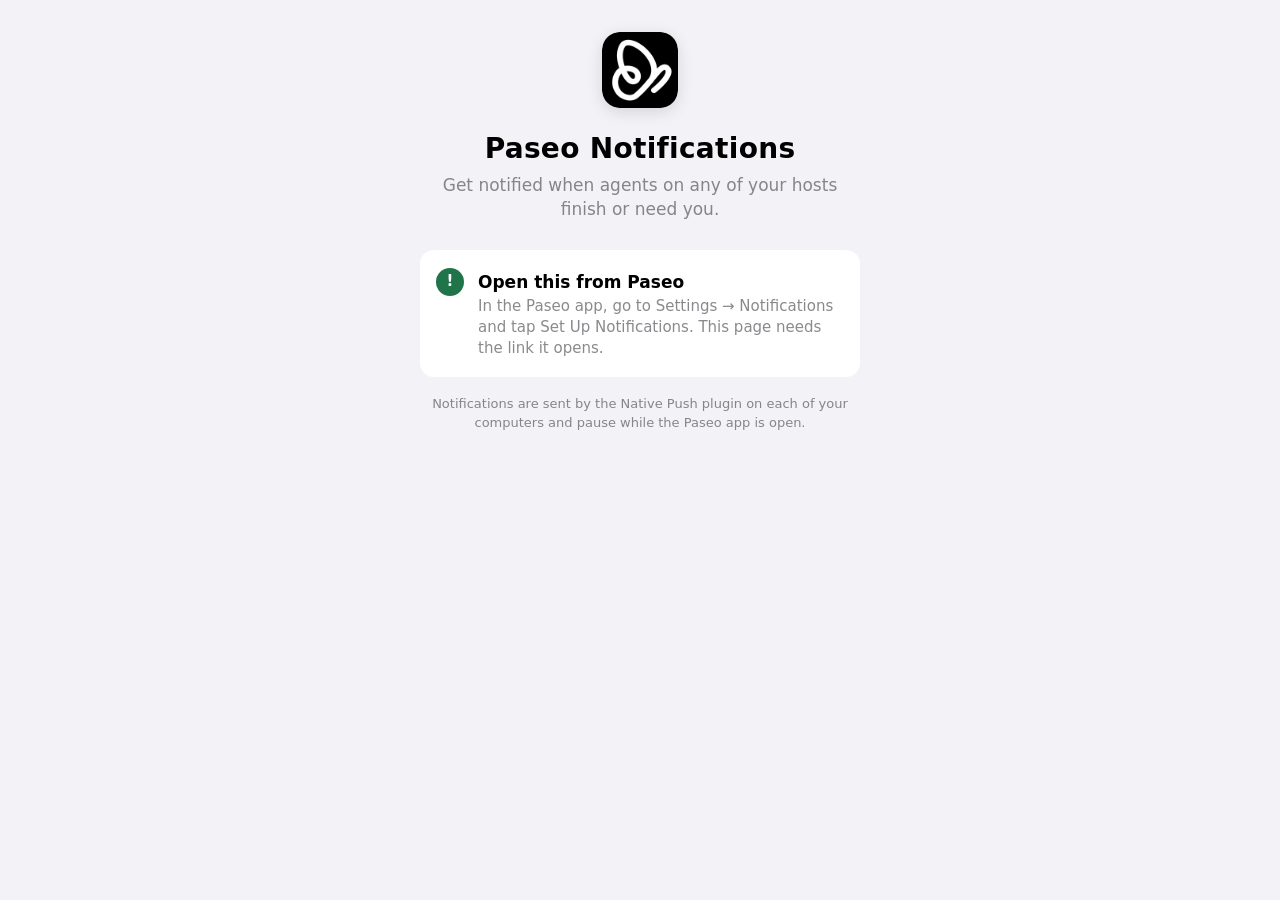
<file: index.html>
<!doctype html>
<html lang="en">
<head>
<meta charset="utf-8">
<meta name="viewport" content="width=device-width, initial-scale=1, viewport-fit=cover">
<meta name="color-scheme" content="light dark">
<meta name="apple-mobile-web-app-capable" content="yes">
<meta name="apple-mobile-web-app-status-bar-style" content="default">
<meta name="apple-mobile-web-app-title" content="Paseo Alerts">
<title>Paseo Notifications</title>
<link rel="manifest" href="manifest.webmanifest">
<link rel="apple-touch-icon" href="apple-touch-icon.png">
<link rel="stylesheet" href="style.css">
</head>
<body>
<main>
  <header>
    <img class="logo" src="icon-192.png" alt="">
    <h1>Paseo Notifications</h1>
    <p class="subtitle" id="subtitle">Get notified when agents on any of your hosts finish or need you.</p>
  </header>

  <section class="card" id="missing" hidden>
    <div class="step active"><div class="badge">!</div><div>
      <h2>Open this from Paseo</h2>
      <p>In the Paseo app, go to Settings → Notifications and tap Set Up Notifications. This page needs the link it opens.</p>
    </div></div>
  </section>

  <section class="card" id="steps" hidden>
    <div class="step" id="step-install"><div class="badge">1</div><div>
      <h2>Add to Home Screen</h2>
      <p>Tap <svg class="share" viewBox="0 0 24 24" fill="none" stroke="currentColor" stroke-width="2" stroke-linecap="round" stroke-linejoin="round" aria-label="Share"><path d="M12 3v12M7 8l5-5 5 5"/><path d="M5 12v7a2 2 0 0 0 2 2h10a2 2 0 0 0 2-2v-7"/></svg> Share, then <b>Add to Home Screen</b>. Open Paseo Alerts from your Home Screen to continue.</p>
    </div></div>
    <div class="step" id="step-enable"><div class="badge">2</div><div>
      <h2>Turn on notifications</h2>
      <p>Allow notifications for Paseo Alerts.</p>
      <button class="button primary" id="enable" hidden>Turn On Notifications</button>
      <div class="error" id="error" hidden></div>
    </div></div>
    <div class="step" id="step-connect"><div class="badge">3</div><div>
      <h2>Finish in Paseo</h2>
      <p id="connect-text">Hand this device's push address to Paseo. It shares it with all your hosts.</p>
      <a class="button primary" id="connect" hidden>Finish in Paseo</a>
    </div></div>
  </section>

  <p class="note" id="note">Notifications are sent by the Native Push plugin on each of your computers and pause while the Paseo app is open.</p>
</main>
<script>
(function () {
  const params = new URLSearchParams(location.search);
  const vapidKey = params.get("k");
  const deviceId = params.get("d");
  const $ = (id) => document.getElementById(id);
  const standalone = navigator.standalone === true || matchMedia("(display-mode: standalone)").matches;

  if (!vapidKey || !deviceId) { $("missing").hidden = false; return; }
  $("steps").hidden = false;

  const setStep = (id, state) => { $(id).classList.remove("active", "done"); if (state) $(id).classList.add(state); };
  const b64urlToBytes = (s) => {
    const pad = "=".repeat((4 - (s.length % 4)) % 4);
    const raw = atob((s + pad).replace(/-/g, "+").replace(/_/g, "/"));
    return Uint8Array.from(raw, (c) => c.charCodeAt(0));
  };
  const toB64url = (str) => btoa(unescape(encodeURIComponent(str))).replace(/\+/g, "-").replace(/\//g, "_").replace(/=+$/, "");

  function showConnect(subscription) {
    const sub = subscription.toJSON();
    const payload = toB64url(JSON.stringify({ endpoint: sub.endpoint, keys: sub.keys }));
    const link = "paseo://push/subscribe?d=" + encodeURIComponent(deviceId) + "&sub=" + payload;
    setStep("step-enable", "done");
    setStep("step-connect", "active");
    $("enable").hidden = true;
    $("connect").href = link;
    $("connect").hidden = false;
    $("connect-text").textContent = "Tap below to finish. You can close this app afterwards; it just needs to stay on your Home Screen.";
  }

  async function subscribe() {
    $("error").hidden = true;
    $("enable").disabled = true;
    try {
      const permission = await Notification.requestPermission();
      if (permission !== "granted") throw new Error("Notifications are turned off. Enable them in Settings → Notifications → Paseo Alerts.");
      const reg = await navigator.serviceWorker.register("sw.js");
      await navigator.serviceWorker.ready;
      let sub = await reg.pushManager.getSubscription();
      const key = b64urlToBytes(vapidKey);
      if (sub && sub.options && sub.options.applicationServerKey) {
        const current = new Uint8Array(sub.options.applicationServerKey);
        if (current.length !== key.length || current.some((b, i) => b !== key[i])) { await sub.unsubscribe(); sub = null; }
      }
      if (!sub) sub = await reg.pushManager.subscribe({ userVisibleOnly: true, applicationServerKey: key });
      showConnect(sub);
    } catch (err) {
      $("error").textContent = err && err.message ? err.message : String(err);
      $("error").hidden = false;
    } finally {
      $("enable").disabled = false;
    }
  }

  if (!standalone) {
    setStep("step-install", "active");
    return;
  }
  setStep("step-install", "done");
  if (!("serviceWorker" in navigator) || !("PushManager" in window)) {
    setStep("step-enable", "active");
    $("error").textContent = "This device doesn't support web notifications. iOS 16.4 or later is required.";
    $("error").hidden = false;
    return;
  }
  setStep("step-enable", "active");
  $("enable").hidden = false;
  $("enable").addEventListener("click", subscribe);
  // Already subscribed: skip straight to the hand-off.
  if (Notification.permission === "granted") {
    navigator.serviceWorker.getRegistration().then((reg) => reg && reg.pushManager.getSubscription()).then((sub) => { if (sub) showConnect(sub); });
  }
})();
</script>
</body>
</html>
</file>
<file: style.css>
:root {
  --bg: #f2f2f7; --card: #ffffff; --text: #000; --secondary: rgba(60,60,67,.6);
  --separator: rgba(60,60,67,.18); --accent: #20744a; --accent-text: #fff; --ok: #34c759;
}
@media (prefers-color-scheme: dark) {
  :root { --bg: #000; --card: #1c1c1e; --text: #fff; --secondary: rgba(235,235,245,.6); --separator: rgba(84,84,88,.6); --accent: #3fb97a; --accent-text: #00140a; }
}
* { box-sizing: border-box; }
html, body { margin: 0; background: var(--bg); color: var(--text); }
body {
  font: 17px/1.4 -apple-system, BlinkMacSystemFont, "SF Pro Text", system-ui, sans-serif;
  -webkit-font-smoothing: antialiased; min-height: 100vh;
  padding: calc(env(safe-area-inset-top) + 32px) 20px calc(env(safe-area-inset-bottom) + 24px);
}
main { max-width: 440px; margin: 0 auto; }
main.center { display: flex; flex-direction: column; align-items: center; text-align: center; padding-top: 18vh; gap: 16px; }
header { text-align: center; margin-bottom: 28px; }
.logo { width: 76px; height: 76px; border-radius: 18px; box-shadow: 0 4px 16px rgba(0,0,0,.12); }
h1 { font-size: 28px; font-weight: 700; letter-spacing: .3px; margin: 14px 0 6px; }
.subtitle { color: var(--secondary); margin: 0; }
.card { background: var(--card); border-radius: 14px; padding: 4px 16px; }
.step { display: flex; gap: 14px; padding: 14px 0; align-items: flex-start; }
.step + .step { border-top: .5px solid var(--separator); }
.badge {
  flex: none; width: 28px; height: 28px; border-radius: 50%; background: var(--bg);
  color: var(--secondary); font-weight: 600; font-size: 15px; display: grid; place-items: center;
}
.step.done .badge { background: var(--ok); color: #fff; }
.step.active .badge { background: var(--accent); color: var(--accent-text); }
.step h2 { font-size: 17px; font-weight: 600; margin: 3px 0 2px; }
.step p { margin: 0; color: var(--secondary); font-size: 15px; }
.step .button { margin-top: 12px; }
.share { display: inline-block; width: 16px; height: 16px; vertical-align: -2px; }
.button {
  display: block; width: 100%; padding: 14px 16px; border: 0; border-radius: 12px; font: inherit;
  font-weight: 600; text-align: center; text-decoration: none; cursor: pointer;
  background: rgba(118,118,128,.16); color: var(--accent);
}
.button.primary { background: var(--accent); color: var(--accent-text); }
.button:disabled { opacity: .5; }
.note { color: var(--secondary); font-size: 13px; text-align: center; margin: 18px 8px 0; }
.error { color: #ff3b30; font-size: 15px; margin-top: 10px; }
[hidden] { display: none !important; }
</file>
